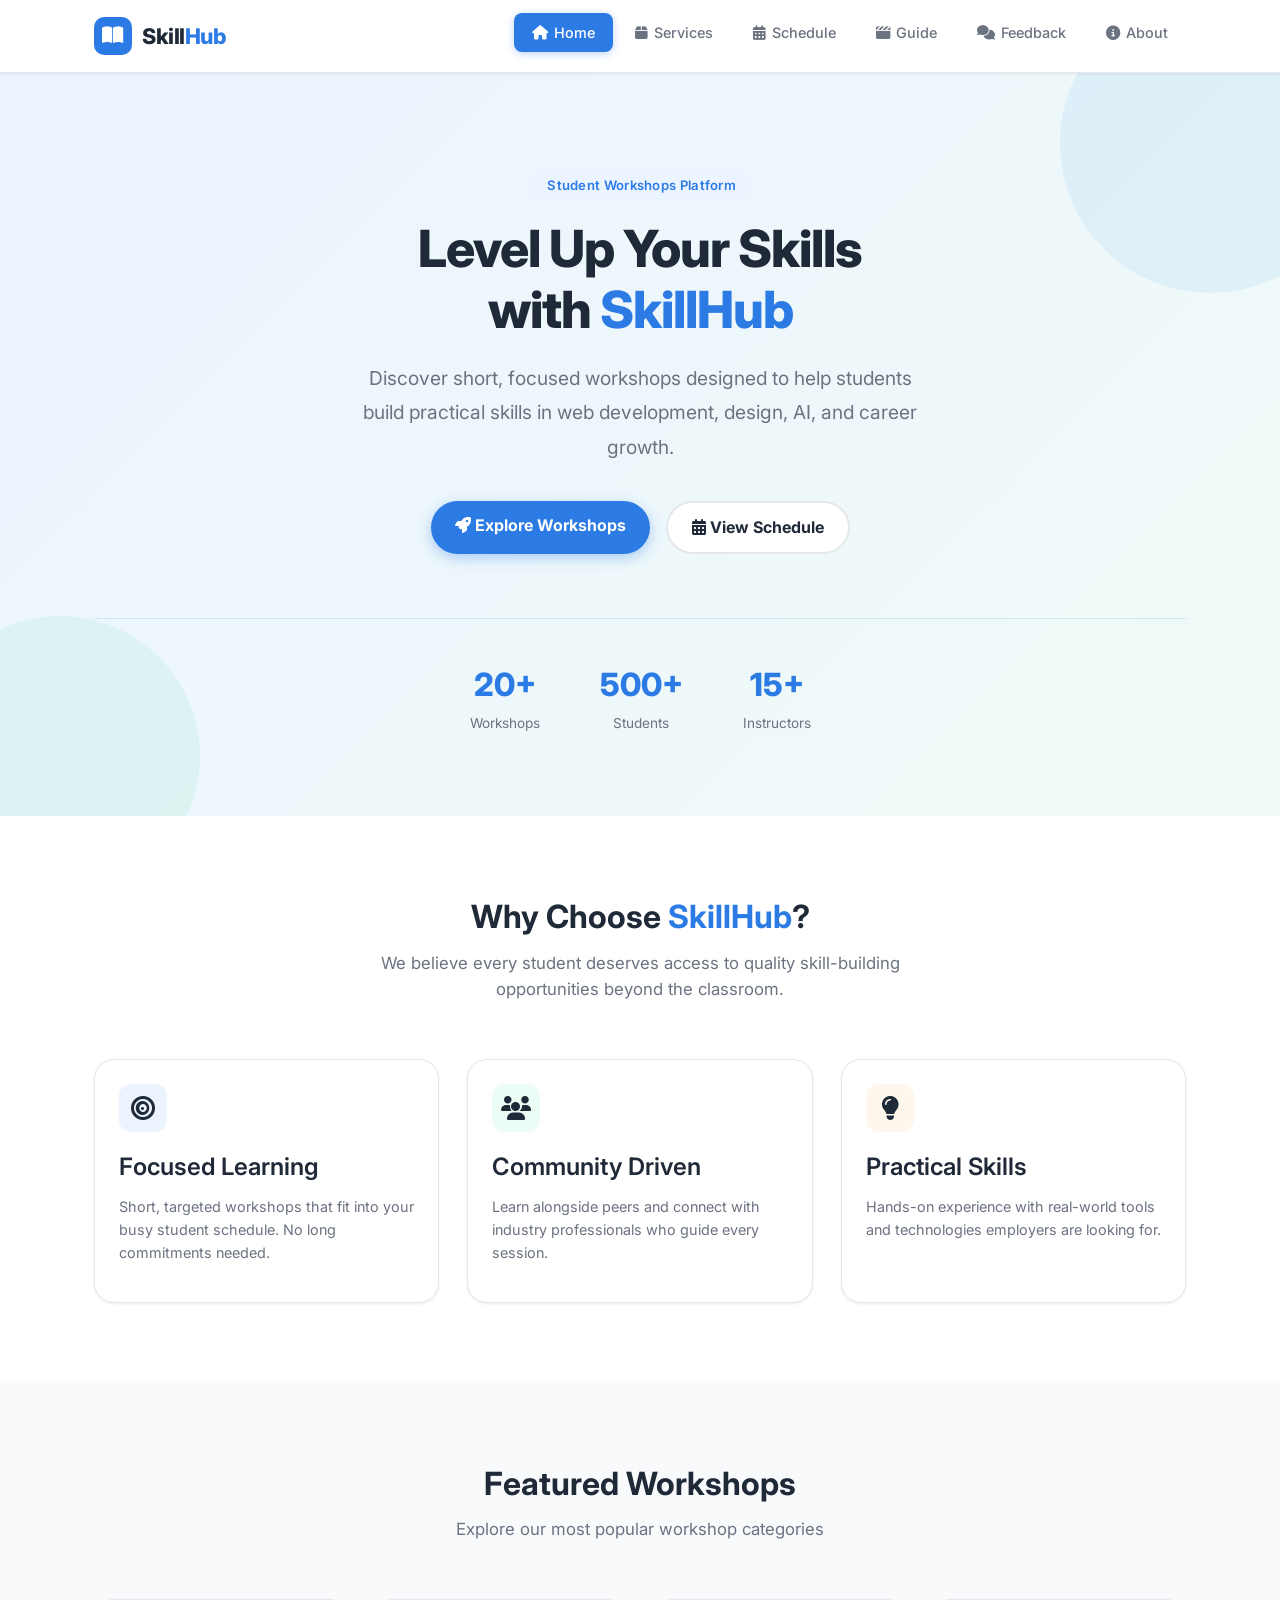
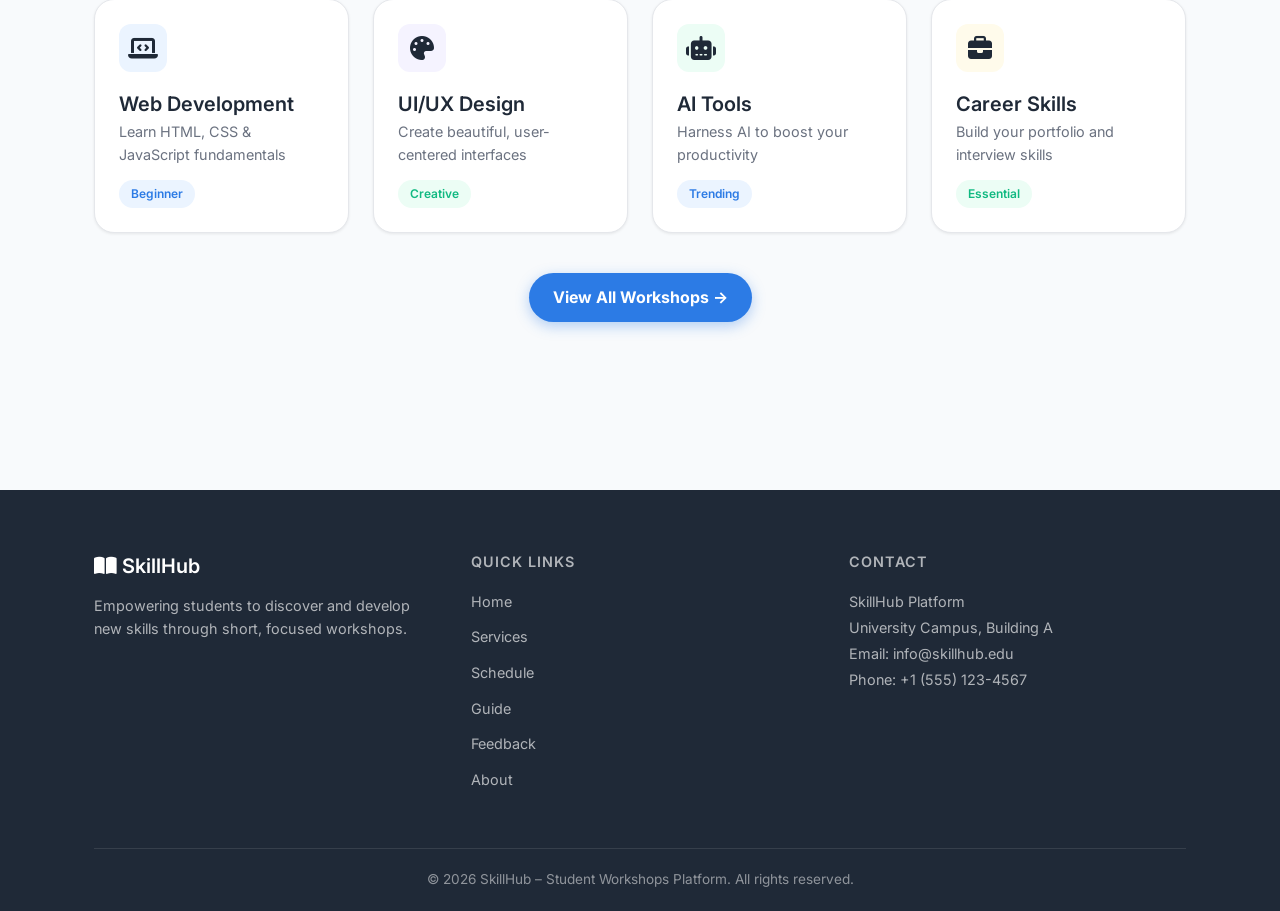
<file: index.html>
<!--
  /* Name=Aseel Musaid Alamri, ID=2108290, Section=DAR, Date=20/3 */
/* Name=Shahenaz Abushanab , ID=2215050, Section=DAR, Date=20/3 */
/* Name=Raghad Abdullah Alzahrani , ID=2206740, Section=DAR, Date=20/3 */
-->
<!doctype html>
<html lang="en">
  <head>
    <meta charset="UTF-8" />
    <meta name="viewport" content="width=device-width, initial-scale=1.0" />
    <title>SkillHub – Student Workshops Platform</title>
    <!-- Font Awesome CDN -->
    <link
      rel="stylesheet"
      href="https://cdnjs.cloudflare.com/ajax/libs/font-awesome/6.5.0/css/all.min.css"
    />
    <link rel="stylesheet" href="global/main.css" />
    <link rel="stylesheet" href="global/print.css" media="print" />
  </head>
  <body>
    <!-- ===== HEADER ===== -->
    <header>
      <div class="container">
        <div id="header-inner">
          <!-- Site logo and name -->
          <a href="index.html" id="site-logo">
            <div id="logo-icon"><i class="fa-solid fa-book-open"></i></div>
            <span id="site-name">Skill<span>Hub</span></span>
          </a>

          <!-- Navigation menu -->
          <nav id="main-nav" aria-label="Main navigation">
            <ul>
              <li>
                <a href="index.html"><i class="fa-solid fa-house"></i> Home</a>
              </li>
              <li>
                <a href="pages/services.html"
                  ><i class="fa-solid fa-box"></i> Services</a
                >
              </li>
              <li>
                <a href="pages/schedule.html"
                  ><i class="fa-solid fa-calendar-days"></i> Schedule</a
                >
              </li>
              <li>
                <a href="pages/video.html"
                  ><i class="fa-solid fa-clapperboard"></i> Guide</a
                >
              </li>
              <li>
                <a href="pages/feedback.html"
                  ><i class="fa-solid fa-comments"></i> Feedback</a
                >
              </li>
              <li>
                <a href="pages/about.html"
                  ><i class="fa-solid fa-circle-info"></i> About</a
                >
              </li>
            </ul>
          </nav>

          <!-- Menu buttons -->
          <button id="menu-toggle" aria-label="Toggle menu">
            <i class="fa-solid fa-bars"></i>
          </button>
        </div>
      </div>
    </header>

    <!-- ===== HERO SECTION ===== -->
    <section id="home-hero">
      <div class="container">
        <div id="hero-content">
          <div class="badge">
            <i class="fa-solid fa-sparkles"></i> Student Workshops Platform
          </div>

          <h1 id="hero-title">
            Level Up Your Skills<br />with
            <span class="highlight">SkillHub</span>
          </h1>

          <p id="hero-subtitle">
            Discover short, focused workshops designed to help students build
            practical skills in web development, design, AI, and career growth.
          </p>

          <div id="hero-actions">
            <a href="pages/services.html" class="btn btn-primary"
              ><i class="fa-solid fa-rocket"></i> Explore Workshops</a
            >
            <a href="pages/schedule.html" class="btn btn-outline"
              ><i class="fa-solid fa-calendar-days"></i> View Schedule</a
            >
          </div>

          <!-- 
            This block displays quick website statistics in the hero section.
            It shows summary numbers about the available workshops, participating
            students, and instructors to give users a fast overview of the platform.
          -->
          <div id="hero-stats">
            <div class="stat-item">
              <span class="stat-number">20+</span>
              <span class="stat-label">Workshops</span>
            </div>
            <div class="stat-item">
              <span class="stat-number">500+</span>
              <span class="stat-label">Students</span>
            </div>
            <div class="stat-item">
              <span class="stat-number">15+</span>
              <span class="stat-label">Instructors</span>
            </div>
          </div>
        </div>
      </div>
    </section>

    <!-- ===== PURPOSE SECTION ===== -->
    <section class="section-alt">
      <div class="container">
        <div class="section-header">
          <h2>
            Why Choose <span class="text-primary">SkillHub</span>?  <!-- highlights the website name using the main theme color -->
          </h2>
          <p>
            We believe every student deserves access to quality skill-building
            opportunities beyond the classroom.
          </p>
        </div>

        <div class="grid-3">
         <div class="card">
          <div class="card-body">
            <div class="card-icon card-icon-focus">
              <i class="fa-solid fa-bullseye"></i>
            </div>
            <h3>Focused Learning</h3>
            <p>
              Short, targeted workshops that fit into your busy student
              schedule. No long commitments needed.
            </p>
          </div>
        </div>

          <div class="card">
            <div class="card-body">
              <div class="card-icon card-icon-community"> <!-- shows the card icon with a light background style -->
                <i class="fa-solid fa-users"></i>
              </div>
              <h3>Community Driven</h3>
              <p>
                Learn alongside peers and connect with industry professionals
                who guide every session.
              </p>
            </div>
          </div>

          <div class="card">
            <div class="card-body">
              <div class="card-icon card-icon-ideas"> <!-- shows the card icon with a light background style -->
              <i class="fa-solid fa-lightbulb"></i>
            </div>
              <h3>Practical Skills</h3>
              <p>
                Hands-on experience with real-world tools and technologies
                employers are looking for.
              </p>
            </div>
          </div>
        </div>
      </div>
    </section>

    <!-- ===== FEATURED WORKSHOPS ===== -->
    <section class="section">
      <div class="container">
        <div class="section-header">
          <h2>Featured Workshops</h2>
          <p>Explore our most popular workshop categories</p>
        </div>

        <div class="grid-4">
          <div class="card">
            <div class="card-body">
             <div class="card-icon card-icon-blue"> <!-- shows the card icon with a light blue background style -->
              <i class="fa-solid fa-laptop-code"></i>
            </div>
              <h4>Web Development</h4>
              <p>Learn HTML, CSS & JavaScript fundamentals</p>
              <div class="card-tags">
                <span class="tag tag-primary">Beginner</span>
              </div>
            </div>
          </div>

          <div class="card">
            <div class="card-body">
              <div class="card-icon card-icon-purple"> <!-- shows the card icon with a light purple background style -->
                <i class="fa-solid fa-palette"></i>
              </div>
              <h4>UI/UX Design</h4>
              <p>Create beautiful, user-centered interfaces</p>
              <div class="card-tags">
                <span class="tag tag-secondary">Creative</span>
              </div>
            </div>
          </div>

          <div class="card">
            <div class="card-body">
              <div class="card-icon card-icon-green"> 
                <i class="fa-solid fa-robot"></i>
              </div>
              <h4>AI Tools</h4>
              <p>Harness AI to boost your productivity</p>
              <div class="card-tags">
                <span class="tag tag-primary">Trending</span>
              </div>
            </div>
          </div>

          <div class="card">
            <div class="card-body">
              <div class="card-icon card-icon-yellow"> <!-- shows the card icon with a light yellow background style -->
                <i class="fa-solid fa-briefcase"></i>
              </div>
              <h4>Career Skills</h4>
              <p>Build your portfolio and interview skills</p>
              <div class="card-tags">
                <span class="tag tag-secondary">Essential</span>
              </div>
            </div>
          </div>
        </div>

        <div style="text-align: center; margin-top: 40px">
          <a href="pages/services.html" class="btn btn-primary"
            >View All Workshops →</a
          >
        </div>
      </div>
    </section>

    <!-- ===== FOOTER ===== -->
    <footer>
      <div class="container">
        <div id="footer-grid">
          <div id="footer-brand">
            <h3><i class="fa-solid fa-book-open"></i> SkillHub</h3>
            <p>
              Empowering students to discover and develop new skills through
              short, focused workshops.
            </p>
          </div>

          <div id="footer-links">
            <p class="footer-heading">Quick Links</p>
            <ul>
              <li><a href="index.html">Home</a></li>
              <li><a href="pages/services.html">Services</a></li>
              <li><a href="pages/schedule.html">Schedule</a></li>
              <li><a href="pages/video.html">Guide</a></li>
              <li><a href="pages/feedback.html">Feedback</a></li>
              <li><a href="pages/about.html">About</a></li>
            </ul>
          </div>

          <div id="footer-contact">
            <p class="footer-heading">Contact</p>
            <address>
              SkillHub Platform<br />
              University Campus, Building A<br />
              Email: info@skillhub.edu<br />
              Phone: +1 (555) 123-4567
            </address>
          </div>
        </div>
      </div>

      <div id="footer-copyright">
        &copy; 2026 SkillHub – Student Workshops Platform. All rights reserved.
      </div>
    </footer>

    <script src="scripts/main.js"></script>
  </body>
</html>
</file>
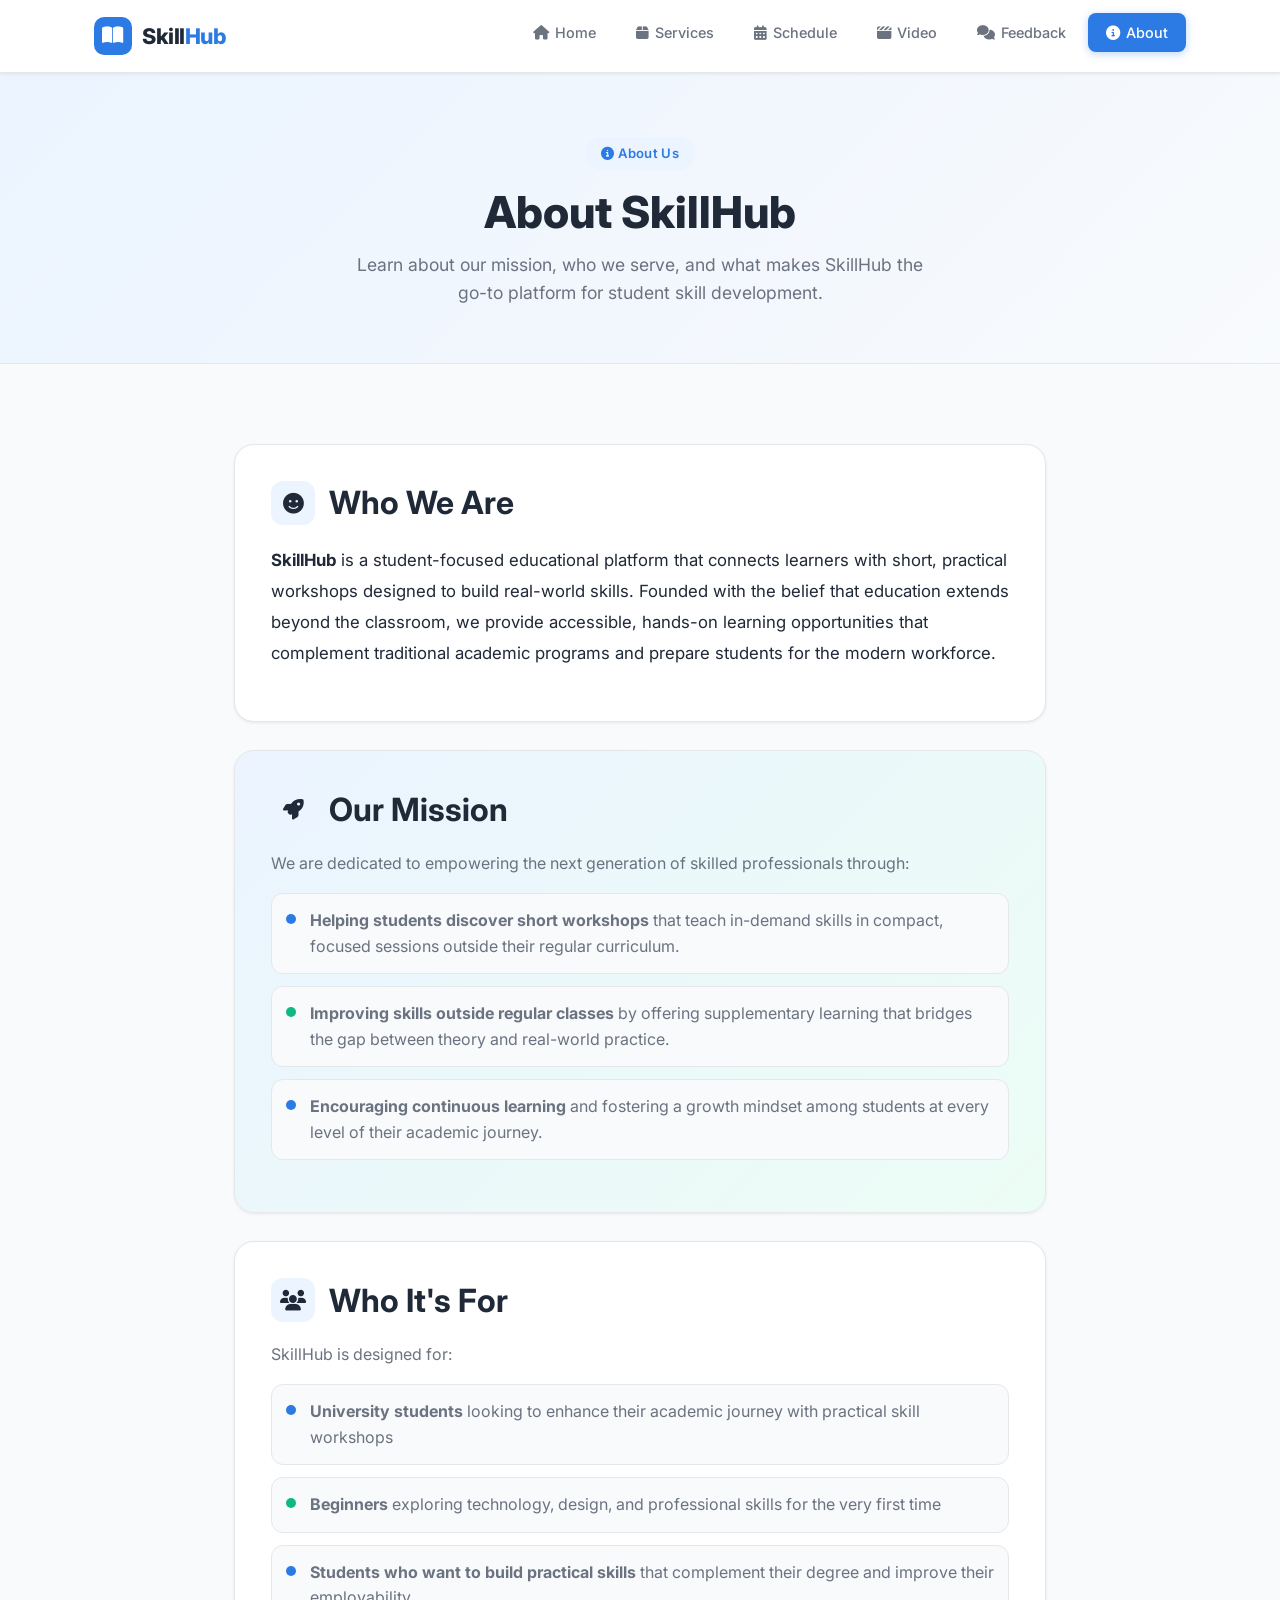
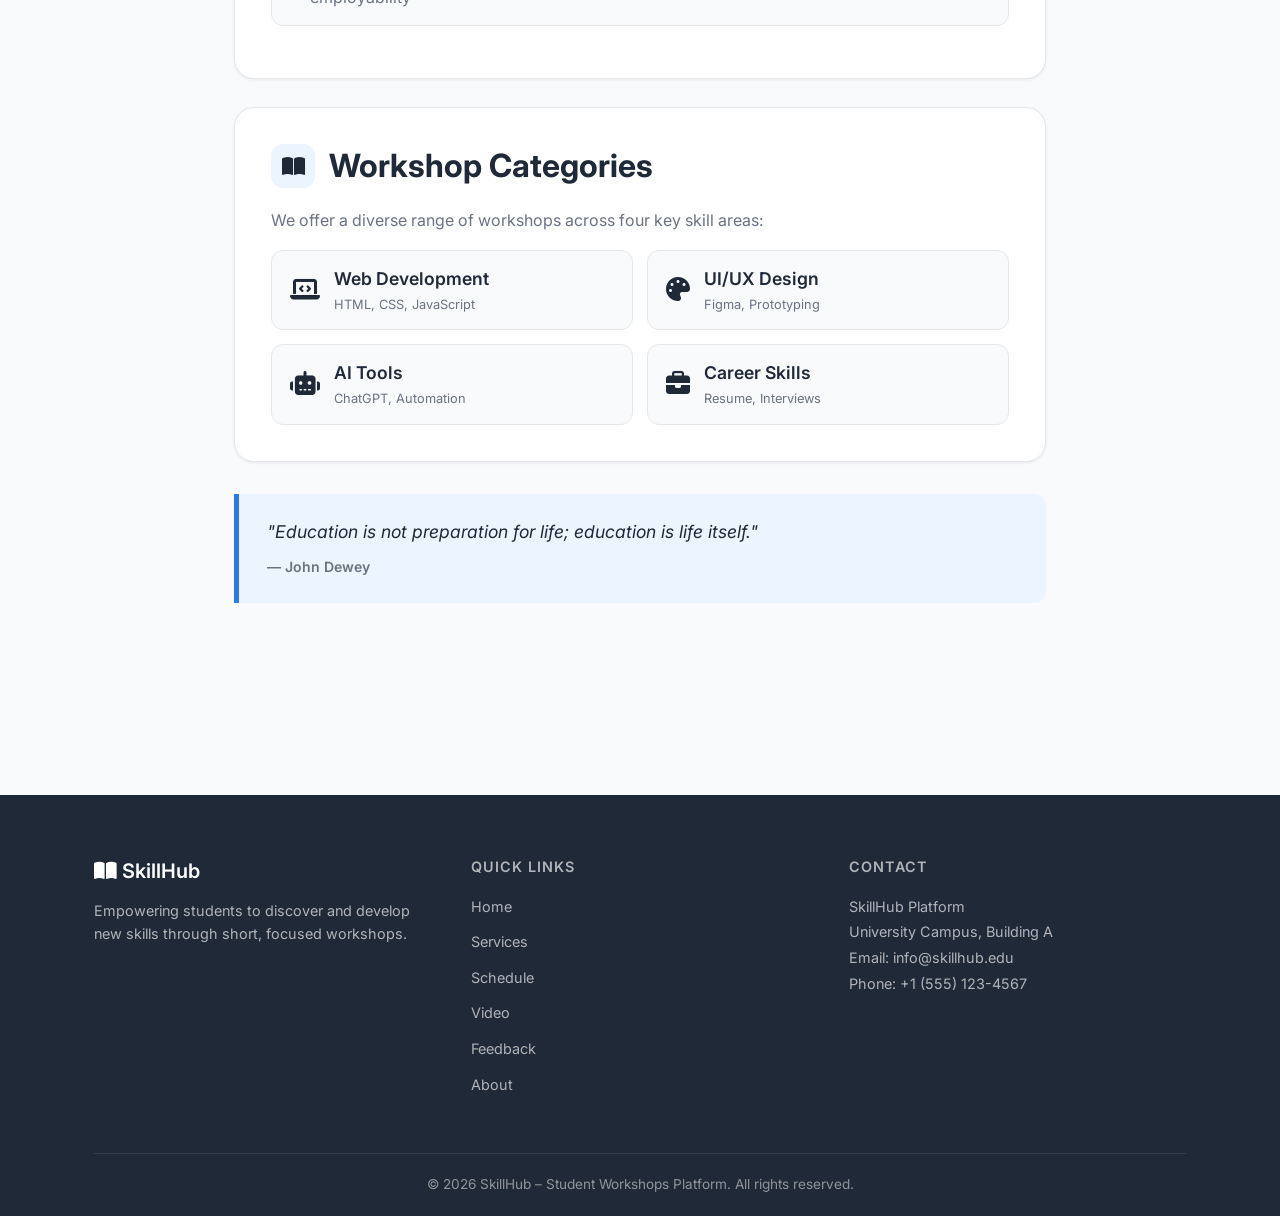
<file: pages/about.html>
<!--
  /* Name=Aseel Musaid Alamri, ID=2108290, Section=DAR, Date=20/3 */
/* Name=Shahenaz Abushanab , ID=2215050, Section=DAR, Date=20/3 */
/* Name=Raghad Abdullah Alzahrani , ID=2206740, Section=DAR, Date=20/3 */
-->
<!DOCTYPE html>
<html lang="en">
<head>
  <meta charset="UTF-8" />
  <meta name="viewport" content="width=device-width, initial-scale=1.0" />
  <title>About – SkillHub</title>
  <!-- Font Awesome CDN -->
  <link rel="stylesheet" href="https://cdnjs.cloudflare.com/ajax/libs/font-awesome/6.5.0/css/all.min.css" />
  <link rel="stylesheet" href="../global/main.css" />
  <link rel="stylesheet" href="../global/print.css" media="print" />
</head>
<body>

  <!-- ===== HEADER ===== -->
  <header>
    <div class="container">
      <div id="header-inner">
        <a href="../index.html" id="site-logo">
          <div id="logo-icon"><i class="fa-solid fa-book-open"></i></div>
          <span id="site-name">Skill<span>Hub</span></span>
        </a>
        <nav id="main-nav" aria-label="Main navigation">
          <ul>
            <li><a href="../index.html"><i class="fa-solid fa-house"></i> Home</a></li>
            <li><a href="services.html"><i class="fa-solid fa-box"></i> Services</a></li>
            <li><a href="schedule.html"><i class="fa-solid fa-calendar-days"></i> Schedule</a></li>
            <li><a href="video.html"><i class="fa-solid fa-clapperboard"></i> Video</a></li>
            <li><a href="feedback.html"><i class="fa-solid fa-comments"></i> Feedback</a></li>
            <li><a href="about.html"><i class="fa-solid fa-circle-info"></i> About</a></li>
          </ul>
        </nav>
        <button id="menu-toggle" aria-label="Toggle menu"><i class="fa-solid fa-bars"></i></button>
      </div>
    </div>
  </header>

  <!-- ===== PAGE HERO ===== -->
  <div class="page-hero">
    <div class="container">
      <div class="badge"><i class="fa-solid fa-circle-info"></i> About Us</div>
      <h1>About SkillHub</h1>
      <p>Learn about our mission, who we serve, and what makes SkillHub the go-to platform for student skill development.</p>
    </div>
  </div>

  <!-- ===== ABOUT CONTENT ===== -->
  <section class="section">
    <div class="container" style="max-width:860px;">

      <div class="info-card">
        <div class="info-card-header">
          <div class="info-icon"><i class="fa-solid fa-face-smile"></i></div>
          <h2>Who We Are</h2>
        </div>
        <p style="font-size:1.05rem; line-height:1.85; color:var(--text);">
          <strong>SkillHub</strong> is a student-focused educational platform that connects learners with short, practical workshops designed to build real-world skills.
          Founded with the belief that education extends beyond the classroom, we provide accessible, hands-on learning opportunities that complement traditional academic programs and prepare students for the modern workforce.
        </p>
      </div>

      <!-- 
      This block presents the mission of the platform in a highlighted information card.
      It explains the main goals of the website, which are helping students find short workshops,
      improve their practical skills, and support continuous learning.
      -->
      <div class="info-card" style="background:linear-gradient(135deg,#EBF4FF,#ECFDF5);">
        <div class="info-card-header">
          <div class="info-icon"><i class="fa-solid fa-rocket"></i></div>
          <h2>Our Mission</h2>
        </div>
        <p>We are dedicated to empowering the next generation of skilled professionals through:</p>

        <ul class="mission-list">
          <li>
            <div class="bullet"></div>
            <p style="margin:0;">
              <strong>Helping students discover short workshops</strong> that teach in-demand skills in compact, focused sessions outside their regular curriculum.
            </p>
          </li>
          <li>
            <div class="bullet" style="background:var(--secondary);"></div>
            <p style="margin:0;">
              <strong>Improving skills outside regular classes</strong> by offering supplementary learning that bridges the gap between theory and real-world practice.
            </p>
          </li>
          <li>
            <div class="bullet"></div>
            <p style="margin:0;">
              <strong>Encouraging continuous learning</strong> and fostering a growth mindset among students at every level of their academic journey.
            </p>
          </li>
        </ul>
      </div>

      <div class="info-card">
        <div class="info-card-header">
          <div class="info-icon"><i class="fa-solid fa-users"></i></div>
          <h2>Who It's For</h2>
        </div>
        <p>SkillHub is designed for:</p>

        <ul class="mission-list">
          <li>
            <div class="bullet"></div>
            <p style="margin:0;">
              <span class="bold">University students</span> looking to enhance their academic journey with practical skill workshops
            </p>
          </li>
          <li>
            <div class="bullet" style="background:var(--secondary);"></div>
            <p style="margin:0;">
              <span class="bold">Beginners</span> exploring technology, design, and professional skills for the very first time
            </p>
          </li>
          <li>
            <div class="bullet"></div>
            <p style="margin:0;">
              <span class="bold">Students who want to build practical skills</span> that complement their degree and improve their employability
            </p>
          </li>
        </ul>
      </div>

      <!-- 
      This block introduces the main workshop categories available on the platform.
      It groups the offered workshops into four skill areas to help users quickly
      understand the types of topics they can explore and learn.
    -->
      <div class="info-card">
        <div class="info-card-header">
          <div class="info-icon"><i class="fa-solid fa-book-open"></i></div>
          <h2>Workshop Categories</h2>
        </div>
        <p>We offer a diverse range of workshops across four key skill areas:</p>

        <div class="category-grid">
          <div class="category-item">
            <div style="font-size:1.5rem;"><i class="fa-solid fa-laptop-code"></i></div>
            <div>
              <h5 style="margin-bottom:2px;">Web Development</h5>
              <p style="font-size:0.8rem; margin:0;">HTML, CSS, JavaScript</p>
            </div>
          </div>
          <div class="category-item">
            <div style="font-size:1.5rem;"><i class="fa-solid fa-palette"></i></div>
            <div>
              <h5 style="margin-bottom:2px;">UI/UX Design</h5>
              <p style="font-size:0.8rem; margin:0;">Figma, Prototyping</p>
            </div>
          </div>
          <div class="category-item">
            <div style="font-size:1.5rem;"><i class="fa-solid fa-robot"></i></div>
            <div>
              <h5 style="margin-bottom:2px;">AI Tools</h5>
              <p style="font-size:0.8rem; margin:0;">ChatGPT, Automation</p>
            </div>
          </div>
          <div class="category-item">
            <div style="font-size:1.5rem;"><i class="fa-solid fa-briefcase"></i></div>
            <div>
              <h5 style="margin-bottom:2px;">Career Skills</h5>
              <p style="font-size:0.8rem; margin:0;">Resume, Interviews</p>
            </div>
          </div>
        </div>
      </div>

      <blockquote>
        "Education is not preparation for life; education is life itself."
        <cite>— John Dewey</cite>
      </blockquote>

    </div>
  </section>

  <!-- ===== FOOTER ===== -->
  <footer>
    <div class="container">
      <div id="footer-grid">
        <div id="footer-brand">
          <h3><i class="fa-solid fa-book-open"></i> SkillHub</h3>
          <p>Empowering students to discover and develop new skills through short, focused workshops.</p>
        </div>
        <div id="footer-links">
          <p class="footer-heading">Quick Links</p>
          <ul>
            <li><a href="../index.html">Home</a></li>
            <li><a href="services.html">Services</a></li>
            <li><a href="schedule.html">Schedule</a></li>
            <li><a href="video.html">Video</a></li>
            <li><a href="feedback.html">Feedback</a></li>
            <li><a href="about.html">About</a></li>
          </ul>
        </div>
        <div id="footer-contact">
          <p class="footer-heading">Contact</p>
          <address>
            SkillHub Platform<br />
            University Campus, Building A<br />
            Email: info@skillhub.edu<br />
            Phone: +1 (555) 123-4567
          </address>
        </div>
      </div>
    </div>
    <div id="footer-copyright">
      &copy; 2026 SkillHub – Student Workshops Platform. All rights reserved.
    </div>
  </footer>

  <script src="../scripts/main.js"></script>
</body>
</html>
</file>
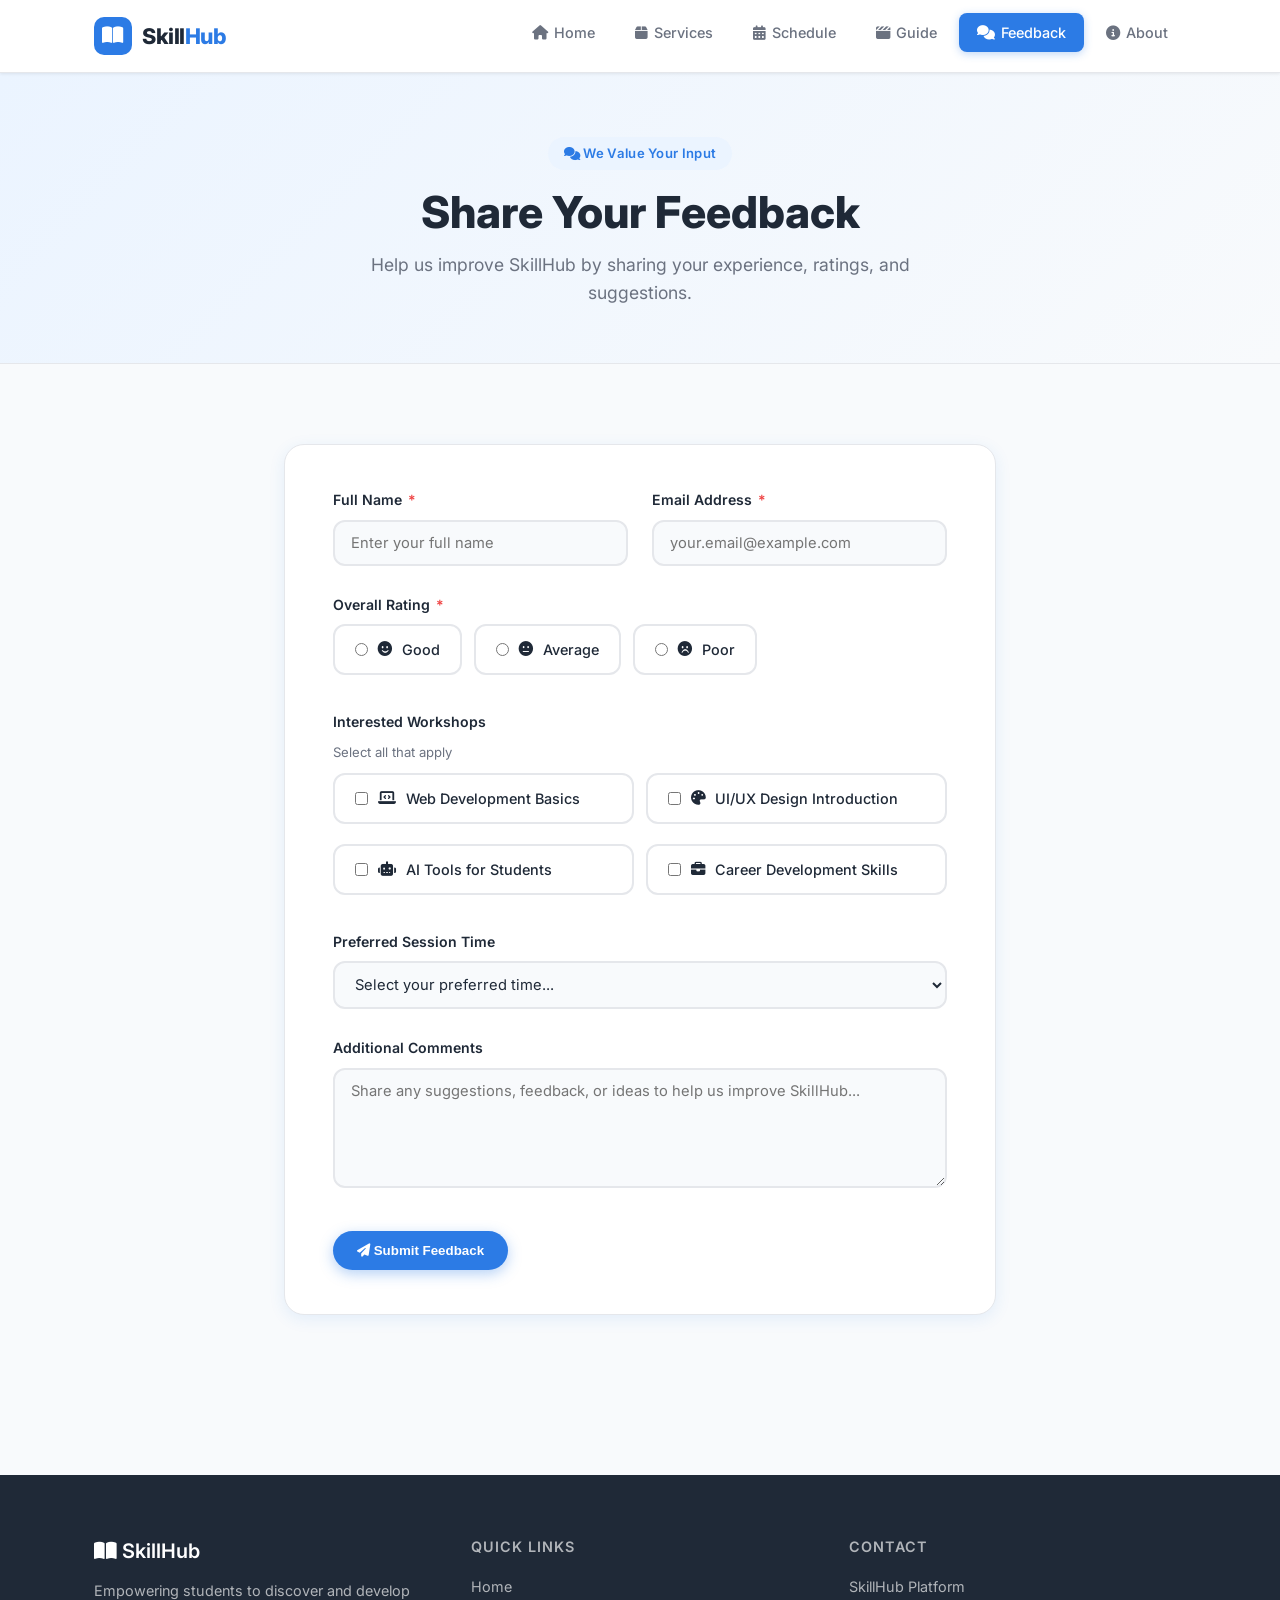
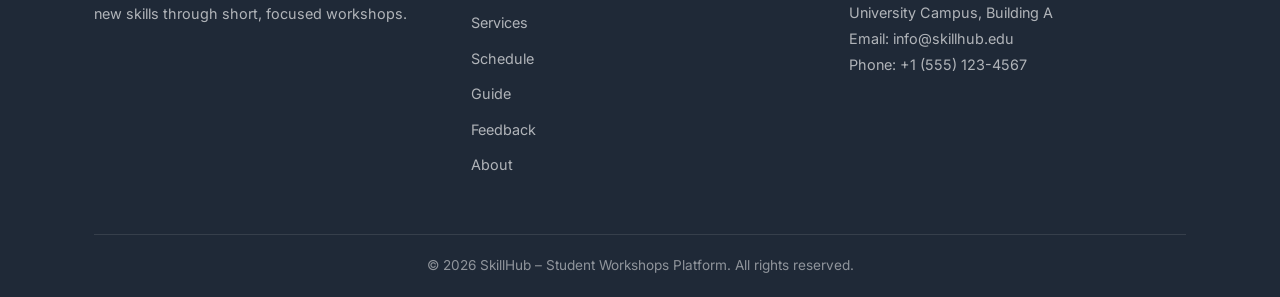
<file: pages/feedback.html>
<!--
/* Name=Aseel Musaid Alamri, ID=2108290, Section=DAR, Date=20/3 */
/* Name=Shahenaz Abushanab , ID=2215050, Section=DAR, Date=20/3 */
/* Name=Raghad Abdullah Alzahrani , ID=2206740, Section=DAR, Date=20/3 */
-->
<!doctype html>
<html lang="en">
  <head>
    <meta charset="UTF-8" />
    <meta name="viewport" content="width=device-width, initial-scale=1.0" />
    <title>Feedback – SkillHub</title>
    <!-- Font Awesome CDN -->
    <link
      rel="stylesheet"
      href="https://cdnjs.cloudflare.com/ajax/libs/font-awesome/6.5.0/css/all.min.css"
    />
    <link rel="stylesheet" href="../global/main.css" />
    <link rel="stylesheet" href="../global/print.css" media="print" />
  </head>
  <body>
    <!-- ===== HEADER ===== -->
    <header>
      <div class="container">
        <div id="header-inner">
          <a href="../index.html" id="site-logo">
            <div id="logo-icon"><i class="fa-solid fa-book-open"></i></div>
            <span id="site-name">Skill<span>Hub</span></span>
          </a>
          <nav id="main-nav" aria-label="Main navigation">
            <ul>
              <li>
                <a href="../index.html"
                  ><i class="fa-solid fa-house"></i> Home</a
                >
              </li>
              <li>
                <a href="services.html"
                  ><i class="fa-solid fa-box"></i> Services</a
                >
              </li>
              <li>
                <a href="schedule.html"
                  ><i class="fa-solid fa-calendar-days"></i> Schedule</a
                >
              </li>
              <li>
                <a href="video.html"
                  ><i class="fa-solid fa-clapperboard"></i> Guide</a
                >
              </li>
              <li>
                <a href="feedback.html"
                  ><i class="fa-solid fa-comments"></i> Feedback</a
                >
              </li>
              <li>
                <a href="about.html"
                  ><i class="fa-solid fa-circle-info"></i> About</a
                >
              </li>
            </ul>
          </nav>
          <button id="menu-toggle" aria-label="Toggle menu">
            <i class="fa-solid fa-bars"></i>
          </button>
        </div>
      </div>
    </header>

    <!-- ===== PAGE HERO ===== -->
    <div class="page-hero">
      <div class="container">
        <div class="badge">
          <i class="fa-solid fa-comments"></i> We Value Your Input
        </div>
        <h1>Share Your Feedback</h1>
        <p>
          Help us improve SkillHub by sharing your experience, ratings, and
          suggestions.
        </p>
      </div>
    </div>

    <!-- ===== FEEDBACK FORM ===== -->
    <section class="section">
      <div class="container" style="max-width: 760px">
        <!-- 
        This block starts the feedback form and contains the user’s basic contact inputs.
        It collects the full name and email address, marks them as required fields,
        and includes placeholder error messages that can be shown during validation.
      -->
        <form id="feedback-form" class="form-card" novalidate>
          <div class="form-row">
            <div class="form-group">
              <label for="name"
                >Full Name <span class="required">*</span></label
              >
              <input
                type="text"
                id="name"
                name="name"
                placeholder="Enter your full name"
                autocomplete="name"
              />
              <span class="error-msg" id="name-error"
                >Please enter your full name.</span
              >
            </div>

            <div class="form-group">
              <label for="email"
                >Email Address <span class="required">*</span></label
              >
              <input
                type="email"
                id="email"
                name="email"
                placeholder="your.email@example.com"
                autocomplete="email"
              />
              <span class="error-msg" id="email-error"
                >Please enter a valid email.</span
              >
            </div>
          </div>

          <!-- 
          This block continues the feedback form by collecting the user’s overall rating
          and workshop interests. It provides radio buttons for selecting one required
          rating option and checkboxes for choosing one or more workshop categories of interest.
        -->
          <div class="form-group">
            <label>Overall Rating <span class="required">*</span></label>
            <div class="radio-group">
              <label class="radio-label rating-good">
                <input type="radio" name="rating" value="Good" />
                <i class="fa-solid fa-face-smile"></i> Good
              </label>

              <label class="radio-label rating-average">
                <input type="radio" name="rating" value="Average" />
                <i class="fa-solid fa-face-meh"></i> Average
              </label>

              <label class="radio-label rating-poor">
                <input type="radio" name="rating" value="Poor" />
                <i class="fa-solid fa-face-frown"></i> Poor
              </label>
            </div>
            <span class="error-msg" id="rating-error">Please select a rating.</span>
          </div>

          <div class="form-group">
            <label>Interested Workshops</label>
            <p style="font-size: 0.82rem; margin-bottom: 10px">
              Select all that apply
            </p>
            <div class="checkbox-grid">
              <label class="checkbox-label">
                <input type="checkbox" name="workshops" value="web-dev" />
                <i class="fa-solid fa-laptop-code"></i> Web Development Basics
              </label>
              <label class="checkbox-label">
                <input type="checkbox" name="workshops" value="ui-ux" />
                <i class="fa-solid fa-palette"></i> UI/UX Design Introduction
              </label>
              <label class="checkbox-label">
                <input type="checkbox" name="workshops" value="ai-tools" />
                <i class="fa-solid fa-robot"></i> AI Tools for Students
              </label>
              <label class="checkbox-label">
                <input type="checkbox" name="workshops" value="career" />
                <i class="fa-solid fa-briefcase"></i> Career Development Skills
              </label>
            </div>
          </div>

          <!-- 
          The block completes the feedback form with optional user input fields and the submit button.
          It allows the user to choose a preferred session time, write additional comments, and then
          submit the form to send their feedback.
        -->
          <div class="form-group">
            <label for="preference">Preferred Session Time</label>
            <select id="preference" name="preference">
              <option value="">Select your preferred time...</option>
              <option value="morning">Morning Sessions (9 AM – 12 PM)</option>
              <option value="afternoon">
                Afternoon Sessions (1 PM – 4 PM)
              </option>
              <option value="evening">Evening Sessions (5 PM – 8 PM)</option>
              <option value="weekend">Weekend Sessions Only</option>
              <option value="no-pref">No Preference</option>
            </select>
          </div>

          <div class="form-group">
            <label for="comments">Additional Comments</label>
            <textarea
              id="comments"
              name="comments"
              placeholder="Share any suggestions, feedback, or ideas to help us improve SkillHub..."
            ></textarea>
          </div>

          <div style="padding-top: 8px">
            <button type="submit" class="btn btn-primary">
              <i class="fa-solid fa-paper-plane"></i> Submit Feedback
            </button>
          </div>
        </form>

        <div id="success-message">
          <div style="font-size: 3rem; margin-bottom: 16px">
            <i class="fa-solid fa-circle-check"></i>
          </div>
          <h3>Thank You!</h3>
          <p style="color: var(--text-light)">
            Your feedback has been submitted successfully. We appreciate your
            input!
          </p>
        </div>
      </div>
    </section>

    <!-- ===== FOOTER ===== -->
    <footer>
      <div class="container">
        <div id="footer-grid">
          <div id="footer-brand">
            <h3><i class="fa-solid fa-book-open"></i> SkillHub</h3>
            <p>
              Empowering students to discover and develop new skills through
              short, focused workshops.
            </p>
          </div>
          <div id="footer-links">
            <p class="footer-heading">Quick Links</p>
            <ul>
              <li><a href="../index.html">Home</a></li>
              <li><a href="services.html">Services</a></li>
              <li><a href="schedule.html">Schedule</a></li>
              <li><a href="video.html">Guide</a></li>
              <li><a href="feedback.html">Feedback</a></li>
              <li><a href="about.html">About</a></li>
            </ul>
          </div>
          <div id="footer-contact">
            <p class="footer-heading">Contact</p>
            <address>
              SkillHub Platform<br />
              University Campus, Building A<br />
              Email: info@skillhub.edu<br />
              Phone: +1 (555) 123-4567
            </address>
          </div>
        </div>
      </div>
      <div id="footer-copyright">
        &copy; 2026 SkillHub – Student Workshops Platform. All rights reserved.
      </div>
    </footer>

    <script src="../scripts/main.js"></script>
  </body>
</html>
</file>
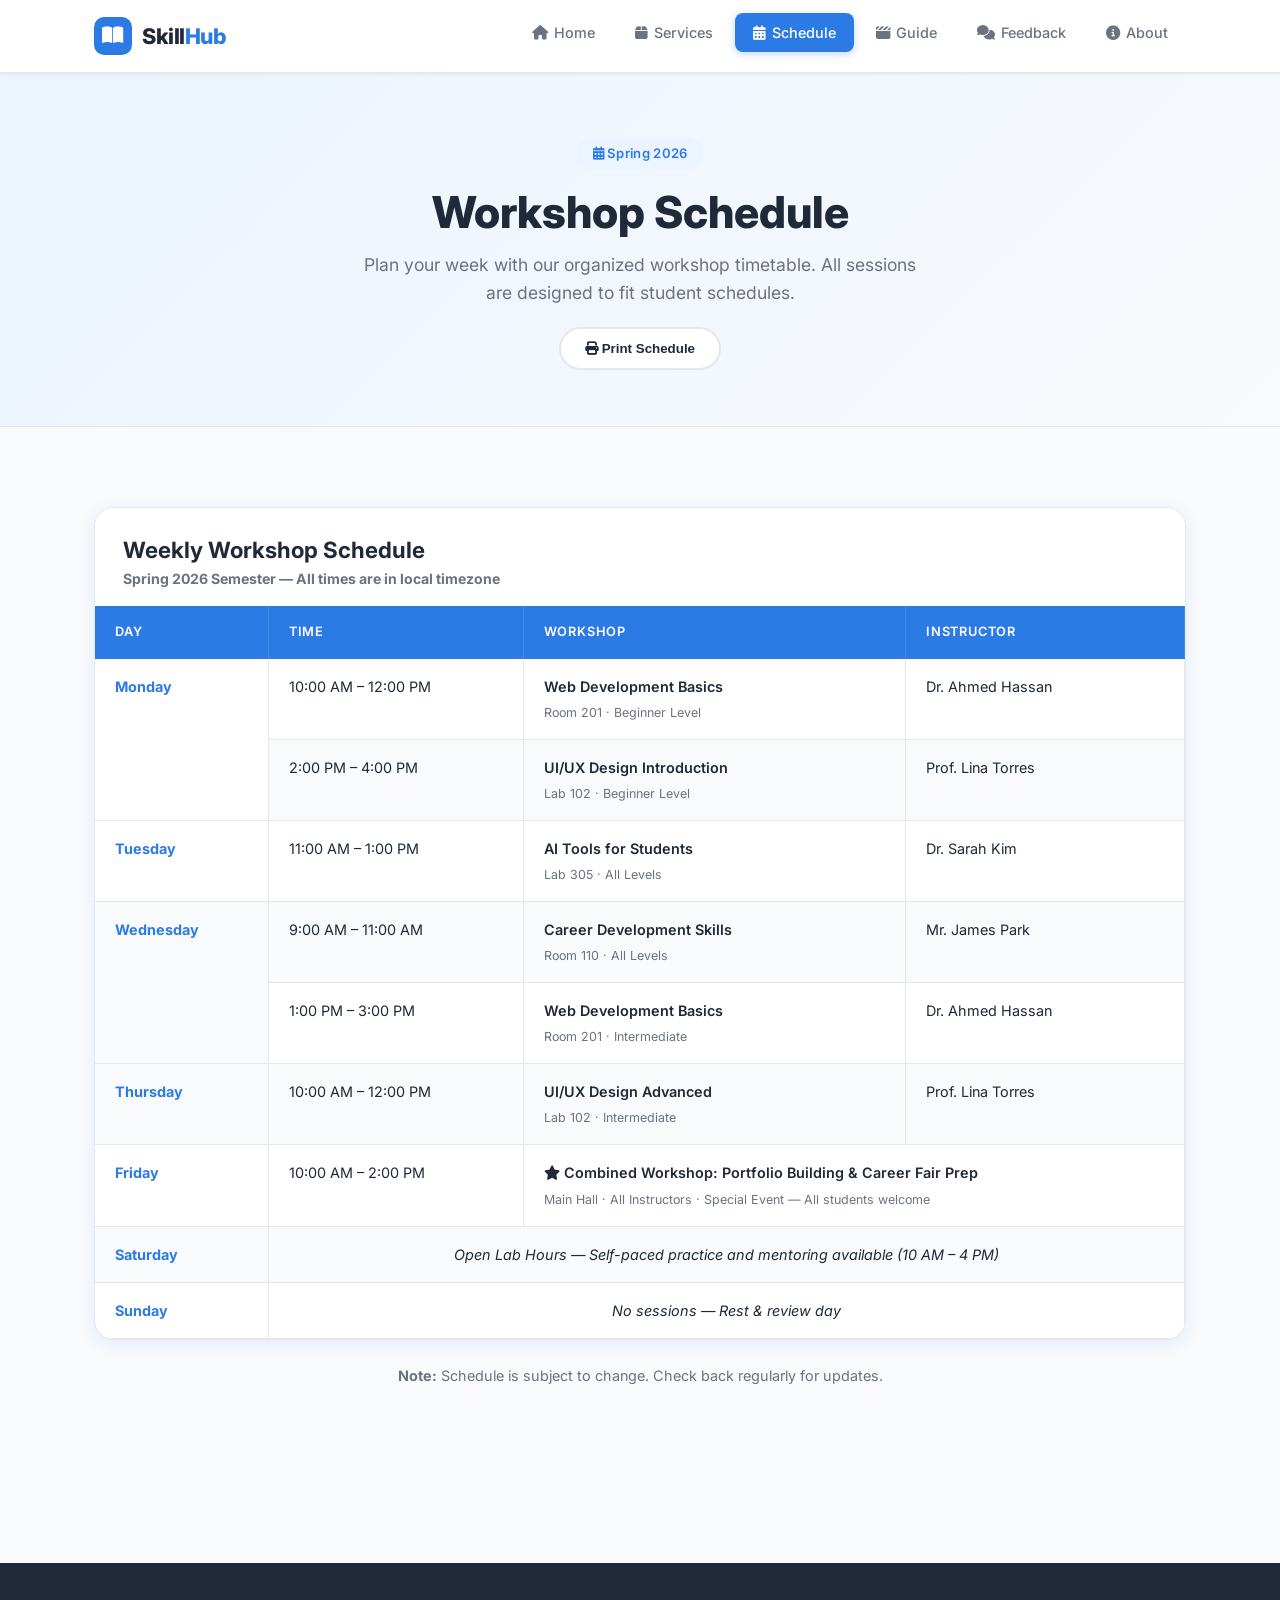
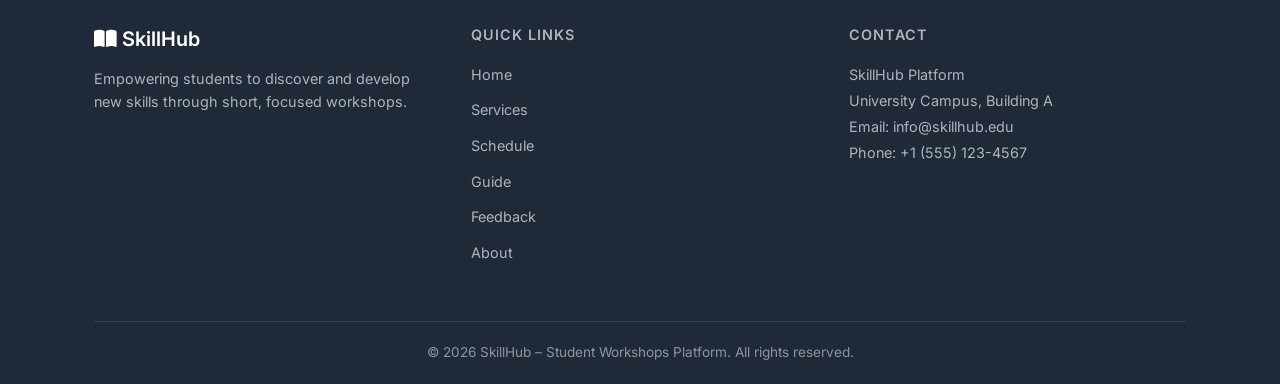
<file: pages/schedule.html>
<!--
 /* Name=Aseel Musaid Alamri, ID=2108290, Section=DAR, Date=20/3 */
/* Name=Shahenaz Abushanab , ID=2215050, Section=DAR, Date=20/3 */
/* Name=Raghad Abdullah Alzahrani , ID=2206740, Section=DAR, Date=20/3 */
-->
<!doctype html>
<html lang="en">
  <head>
    <meta charset="UTF-8" />
    <meta name="viewport" content="width=device-width, initial-scale=1.0" />
    <title>Schedule – SkillHub</title>
    <!-- Font Awesome CDN -->
    <link
      rel="stylesheet"
      href="https://cdnjs.cloudflare.com/ajax/libs/font-awesome/6.5.0/css/all.min.css"
    />
    <link rel="stylesheet" href="../global/main.css" />
    <link rel="stylesheet" href="../global/print.css" media="print" />
  </head>
  <body>
    <!-- ===== HEADER ===== -->
    <header>
      <div class="container">
        <div id="header-inner">
          <a href="../index.html" id="site-logo">
            <div id="logo-icon"><i class="fa-solid fa-book-open"></i></div>
            <span id="site-name">Skill<span>Hub</span></span>
          </a>
          <nav id="main-nav" aria-label="Main navigation">
            <ul>
              <li>
                <a href="../index.html"
                  ><i class="fa-solid fa-house"></i> Home</a
                >
              </li>
              <li>
                <a href="services.html"
                  ><i class="fa-solid fa-box"></i> Services</a
                >
              </li>
              <li>
                <a href="schedule.html"
                  ><i class="fa-solid fa-calendar-days"></i> Schedule</a
                >
              </li>
              <li>
                <a href="video.html"
                  ><i class="fa-solid fa-clapperboard"></i> Guide</a
                >
              </li>
              <li>
                <a href="feedback.html"
                  ><i class="fa-solid fa-comments"></i> Feedback</a
                >
              </li>
              <li>
                <a href="about.html"
                  ><i class="fa-solid fa-circle-info"></i> About</a
                >
              </li>
            </ul>
          </nav>
          <button id="menu-toggle" aria-label="Toggle menu">
            <i class="fa-solid fa-bars"></i>
          </button>
        </div>
      </div>
    </header>

    <!-- ===== PAGE HERO ===== -->
    <div class="page-hero">
      <div class="container">
        <div class="badge">
          <i class="fa-solid fa-calendar-days"></i> Spring 2026
        </div>
        <h1>Workshop Schedule</h1>
        <p>
          Plan your week with our organized workshop timetable. All sessions are
          designed to fit student schedules.
        </p>
        <button
          class="btn btn-outline"
          onclick="window.print()"
          style="margin-top: 20px"
        >
          <i class="fa-solid fa-print"></i> Print Schedule
        </button>
      </div>
    </div>

    <!-- ===== SCHEDULE TABLE ===== -->
    <section class="section">
      <div class="container">
        <div class="table-wrapper">
          <table id="schedule-table">
            <caption>
              Weekly Workshop Schedule
              <p>Spring 2026 Semester — All times are in local timezone</p>
            </caption>

            <!-- 
            This block defines the header row of the schedule table.
            It labels each column clearly so users can understand the
            workshop schedule information shown in the table.
          -->
            <thead>
              <tr>
                <th scope="col">Day</th>
                <th scope="col">Time</th>
                <th scope="col">Workshop</th>
                <th scope="col">Instructor</th>
              </tr>
            </thead>

            <tbody>
              <tr>
                <td rowspan="2" class="day-cell">Monday</td> <!-- rowspan is used because Monday has two workshop sessions -->
                <td>10:00 AM – 12:00 PM</td>
                <td>
                  <span class="workshop-name">Web Development Basics</span>
                  <span class="workshop-meta"
                    >Room 201 &middot; Beginner Level</span
                  >
                </td>
                <td>Dr. Ahmed Hassan</td> <!-- displays the instructor name -->
              </tr>
              <tr>
                <td>2:00 PM – 4:00 PM</td>
                <td>
                  <span class="workshop-name">UI/UX Design Introduction</span>
                  <span class="workshop-meta"
                    >Lab 102 &middot; Beginner Level</span
                  >
                </td>
                <td>Prof. Lina Torres</td>
              </tr>

              <tr>
                <td class="day-cell">Tuesday</td>
                <td>11:00 AM – 1:00 PM</td>
                <td>
                  <span class="workshop-name">AI Tools for Students</span>
                  <span class="workshop-meta">Lab 305 &middot; All Levels</span>
                </td>
                <td>Dr. Sarah Kim</td>
              </tr>

              <tr>
                <td rowspan="2" class="day-cell">Wednesday</td>
                <td>9:00 AM – 11:00 AM</td>
                <td>
                  <span class="workshop-name">Career Development Skills</span>
                  <span class="workshop-meta"
                    >Room 110 &middot; All Levels</span
                  >
                </td>
                <td>Mr. James Park</td>
              </tr>
              <tr>
                <td>1:00 PM – 3:00 PM</td>
                <td>
                  <span class="workshop-name">Web Development Basics</span>
                  <span class="workshop-meta"
                    >Room 201 &middot; Intermediate</span
                  >
                </td>
                <td>Dr. Ahmed Hassan</td> <!-- displays the instructor name -->
              </tr>

              <tr>
                <td class="day-cell">Thursday</td>
                <td>10:00 AM – 12:00 PM</td>
                <td>
                  <span class="workshop-name">UI/UX Design Advanced</span>
                  <span class="workshop-meta"
                    >Lab 102 &middot; Intermediate</span
                  >
                </td>
                <td>Prof. Lina Torres</td> <!-- displays the instructor name -->
              </tr>

              <tr>
                <td class="day-cell">Friday</td>
                <td>10:00 AM – 2:00 PM</td>
                <td colspan="2">
                  <span class="workshop-name"
                    ><i class="fa-solid fa-star"></i> Combined Workshop:
                    Portfolio Building &amp; Career Fair Prep</span
                  >
                  <span class="workshop-meta"
                    >Main Hall &middot; All Instructors &middot; Special Event —
                    All students welcome</span
                  >
                </td>
              </tr>

           <tr>
            <td class="day-cell muted-text">
              Saturday
            </td>
            <td colspan="3" class="schedule-note-cell"> <!-- spans across three columns to show one centered note instead of separate cells -->
              Open Lab Hours — Self-paced practice and mentoring available
              (10 AM – 4 PM)
            </td>
          </tr>

             <tr>
              <td class="day-cell muted-text">
                Sunday
              </td>
              <td colspan="3" class="schedule-note-cell">
                No sessions — Rest &amp; review day
              </td>
            </tr>
            </tbody>
          </table>
        </div>

        <p class="schedule-note">
          <strong>Note:</strong> Schedule is subject to change. Check back
          regularly for updates.
        </p>
      </div>
    </section>

    <!-- ===== FOOTER ===== -->
    <footer>
      <div class="container">
        <div id="footer-grid">
          <div id="footer-brand">
            <h3><i class="fa-solid fa-book-open"></i> SkillHub</h3>
            <p>
              Empowering students to discover and develop new skills through
              short, focused workshops.
            </p>
          </div>
          <div id="footer-links">
            <p class="footer-heading">Quick Links</p>
            <ul>
              <li><a href="../index.html">Home</a></li>
              <li><a href="services.html">Services</a></li>
              <li><a href="schedule.html">Schedule</a></li>
              <li><a href="video.html">Guide</a></li>
              <li><a href="feedback.html">Feedback</a></li>
              <li><a href="about.html">About</a></li>
            </ul>
          </div>
          <div id="footer-contact">
            <p class="footer-heading">Contact</p>
            <address>
              SkillHub Platform<br />
              University Campus, Building A<br />
              Email: info@skillhub.edu<br />
              Phone: +1 (555) 123-4567
            </address>
          </div>
        </div>
      </div>
      <div id="footer-copyright">
        &copy; 2026 SkillHub – Student Workshops Platform. All rights reserved.
      </div>
    </footer>

    <script src="../scripts/main.js"></script>
  </body>
</html>
</file>
<file: global/main.css>
/* Name=Aseel Musaid Alamri, ID=2108290, Section=DAR, Date=20/3 */
/* Name=Shahenaz Abushanab , ID=2215050, Section=DAR, Date=20/3 */
/* Name=Raghad Abdullah Alzahrani , ID=2206740, Section=DAR, Date=20/3 */


/* Imports the Inter font family from Google Fonts to be used across the website */
@import url('https://fonts.googleapis.com/css2?family=Inter:wght@300;400;500;600;700;800&display=swap');

/* ===== CSS VARIABLES / COLOR PALETTE ===== */
:root {
  --primary:    #2C7BE5;
  --secondary:  #10B981;
  --background: #F8FAFC;
  --text:       #1F2937;
  --text-light: #6B7280;
  --card-bg:    #FFFFFF;
  --border:     #E5E7EB;
  --primary-light: #EBF4FF;
  --secondary-light: #ECFDF5;
  --shadow-sm:  0 1px 3px rgba(0,0,0,0.08);
  --shadow-md:  0 4px 16px rgba(44,123,229,0.10);
  --shadow-lg:  0 8px 32px rgba(44,123,229,0.15);
  --radius:     12px;
  --radius-lg:  20px;
}

/* 
  This section applies the basic reset and default styles of the website.
  It removes the browser’s default spacing, makes element sizing more
  consistent, enables smooth scrolling, and sets the main font, text color,
  background color, and reading size for the page.
*/
/* ===== RESET & BASE STYLES ===== */
*, *::before, *::after {
  box-sizing: border-box; /* includes padding and border inside the element’s total width and height */
  margin: 0;  /* removes the default outer spacing from all elements */
  padding: 0;  /* removes the default inner spacing from all elements */
}

html {
  scroll-behavior: smooth; /* makes anchor link scrolling move smoothly instead of jumping */
}

body {
  font-family: 'Inter', sans-serif;
  background-color: var(--background);
  color: var(--text);
  line-height: 1.6;
  font-size: 16px;
}

/* ===== TYPOGRAPHY ===== */
h1 { font-size: 2.75rem; font-weight: 800; line-height: 1.2; }
h2 { font-size: 2rem;    font-weight: 700; line-height: 1.3; }
h3 { font-size: 1.5rem;  font-weight: 600; }
h4 { font-size: 1.25rem; font-weight: 600; }
h5 { font-size: 1.1rem;  font-weight: 600; }
h6 { font-size: 0.95rem; font-weight: 600; }

p  { margin-bottom: 1rem; color: var(--text-light); }

/* Text formatting utilities */
.bold      { font-weight: 700; }
.italic    { font-style: italic; }
.underline { text-decoration: underline; }

/*
  This section defines the default appearance of common text elements.
  It styles links with the main theme color and hover effect, and sets
  consistent spacing for lists and list items to keep the content clean
  and readable across the website.
*/
a {
  color: var(--primary);  /* sets the default link color using the main theme color */
  text-decoration: none;  /* removes the default underline from links */
  transition: color 0.2s;  /* makes the link color change smoothly on hover */
}
a:hover { color: #1a5cbf; }

ul, ol {
  padding-left: 1.5rem;  /* adds left spacing so list markers and text are properly indented */
  margin-bottom: 1rem;   /* adds space below lists to separate them from following content */
}

li { margin-bottom: 0.4rem; } /* adds small spacing between list items */

/* ===== LAYOUT WRAPPER ===== */
/* Main page container with max-width and centered alignment */
.container {
  max-width: 1140px;
  margin: 0 auto;
  padding: 0 24px;
}

/* ===== HEADER ===== */
/* Sticky top header with site name and navigation */
header {
  background: rgba(255,255,255,0.92);
  backdrop-filter: blur(12px);
  border-bottom: 1px solid var(--border);
  position: sticky;
  top: 0;
  z-index: 100;
  box-shadow: var(--shadow-sm);
}

#header-inner {
  display: flex;
  align-items: center;
  justify-content: space-between;
  height: 72px;
}

/* Logo / site name in header */
#site-logo {
  display: flex;
  align-items: center;
  gap: 10px;
  text-decoration: none;
}

#logo-icon {
  width: 38px;
  height: 38px;
  background: var(--primary);
  border-radius: 10px;
  display: flex;
  align-items: center;
  justify-content: center;
  color: white;
  font-size: 1.2rem;
}

#site-name {
  font-size: 1.35rem;
  font-weight: 800;
  color: var(--text);
  letter-spacing: -0.5px;
}

/* Applies the primary theme color to highlighted text */
.text-primary {
  color: var(--primary);
}


/* Applies the primary theme color to the span element inside the site name */
#site-name span { color: var(--primary); }

/* ===== NAVIGATION BAR ===== */
/* Consistent navigation menu across all pages */
nav#main-nav ul {
  list-style: none;
  display: flex;
  align-items: center;
  gap: 4px;
  padding: 0;
  margin: 0;
}

nav#main-nav ul li a {
  display: flex;
  align-items: center;
  gap: 6px;
  padding: 8px 18px;
  border-radius: 8px;
  font-size: 0.9rem;
  font-weight: 500;
  color: var(--text-light);
  transition: all 0.2s;
  text-decoration: none;
}

nav#main-nav ul li a:hover {
  background: var(--primary-light);
  color: var(--primary);
}

nav#main-nav ul li a.active {
  background: var(--primary);
  color: white;
  box-shadow: 0 2px 8px rgba(44,123,229,0.3);
}

/* Mobile hamburger button */
#menu-toggle {
  display: none;
  background: none;
  border: 1px solid var(--border);
  border-radius: 8px;
  padding: 8px 10px;
  cursor: pointer;
  font-size: 1.3rem;
  color: var(--text);
}

/* ===== FOOTER ===== */
/* Footer with copyright symbol, links, and address */
footer {
  background: var(--text);
  color: white;
  padding: 60px 0 0;
  margin-top: 80px;
}

#footer-grid {
  display: grid;
  grid-template-columns: repeat(3, 1fr);
  gap: 40px;
  padding-bottom: 40px;
  border-bottom: 1px solid rgba(255,255,255,0.1);
}

#footer-brand p,
#footer-links p,
#footer-contact p {
  color: rgba(255,255,255,0.65);
  font-size: 0.9rem;
}

#footer-brand h3 {
  color: white;
  margin-bottom: 12px;
  font-size: 1.25rem;
}

.footer-heading {
  color: rgba(255,255,255,0.8);
  font-size: 0.8rem;
  font-weight: 600;
  text-transform: uppercase;
  letter-spacing: 1px;
  margin-bottom: 16px;
}

#footer-links ul {
  list-style: none;
  padding: 0;
}

#footer-links ul li { margin-bottom: 10px; }

#footer-links ul li a {
  color: rgba(255,255,255,0.65);
  font-size: 0.9rem;
  transition: color 0.2s;
}

#footer-links ul li a:hover { color: white; }

/* Footer address element styling */
footer address {
  font-style: normal;
  color: rgba(255,255,255,0.65);
  font-size: 0.9rem;
  line-height: 1.8;
}

/* Copyright bar at bottom of footer */
#footer-copyright {
  text-align: center;
  padding: 20px;
  font-size: 0.85rem;
  color: rgba(255,255,255,0.5);
}

/* ===== SCROLL ANIMATION ===== */
/* Initial hidden state before element enters the viewport */
.fade-in {
  opacity: 0;
  transform: translateY(28px);
  transition: opacity 0.6s ease, transform 0.6s ease;
}

/* Final visible state after scroll detection */
.fade-in.visible {
  opacity: 1;
  transform: translateY(0);
}

/* ===== PAGE HERO / BANNER ===== */
/* Used at top of inner pages */
.page-hero {
  background: linear-gradient(135deg, var(--primary-light) 0%, var(--background) 100%);
  padding: 64px 0 56px;
  text-align: center;
  border-bottom: 1px solid var(--border);
}

.page-hero .badge {
  display: inline-block;
  background: var(--primary-light);
  color: var(--primary);
  padding: 6px 16px;
  border-radius: 99px;
  font-size: 0.82rem;
  font-weight: 600;
  margin-bottom: 16px;
  letter-spacing: 0.3px;
}

.page-hero h1 {
  color: var(--text);
  margin-bottom: 12px;
}

.page-hero p {
  font-size: 1.1rem;
  max-width: 580px;
  margin: 0 auto;
}

/* ===== BUTTONS ===== */
.btn {
  display: inline-block;
  padding: 0.75rem 1.5rem;
  border-radius: 999px;
  font-weight: 700;
  text-decoration: none;
  cursor: pointer;
  border: none;
  transition: transform 0.2s ease, box-shadow 0.2s ease;
  position: relative;
  overflow: hidden;
}

.btn-primary {
  background: var(--primary);
  color: white;
  box-shadow: 0 4px 14px rgba(44,123,229,0.35);
}

.btn-primary:hover {
  background: #1a5cbf;
  color: white;
  box-shadow: 0 6px 20px rgba(44,123,229,0.45);
  transform: translateY(-2px);
}

.btn-outline {
  background: white;
  color: var(--text);
  border: 2px solid var(--border);
}

.btn-outline:hover {
  border-color: var(--primary);
  color: var(--primary);
  background: var(--primary-light);
  transform: translateY(-2px);
}

.btn-secondary {
  background: var(--secondary);
  color: white;
  box-shadow: 0 4px 14px rgba(16,185,129,0.3);
}

.btn-secondary:hover {
  background: #0da271;
  color: white;
  transform: translateY(-2px);
}

/* Styles optional text shown inside form labels */
.optional-label {
  color: var(--text-light);
  font-weight: 400;
}

/*
  This class styles the ripple element created inside a button when the
  user clicks it. It gives the ripple its small circular shape, places it
  above the button content, and applies the animation that makes it expand
  and fade out.
*/
.btn-ripple {
  position: absolute;
  width: 10px;
  height: 10px;
  background: rgba(255, 255, 255, 0.5);
  border-radius: 50%;
  transform: scale(0);
  animation: ripple-anim 0.5s linear;
  pointer-events: none;
}

/* Defines the ripple animation effect */
@keyframes ripple-anim {
  to {
    transform: scale(30); /* enlarges the ripple circle */
    opacity: 0;  /* fades the ripple out */
  }
}

/* ===== CARDS ===== */
/* Reusable card component for workshops and features */
.card {
  background: var(--card-bg);
  border: 1px solid var(--border);
  border-radius: var(--radius-lg);
  overflow: hidden;
  transition: all 0.3s;
  box-shadow: var(--shadow-sm);
}

.card:hover {
  border-color: rgba(44,123,229,0.25);
  box-shadow: var(--shadow-lg);
  transform: translateY(-4px);
}

.card-img {
  width: 100%;
  height: 200px;
  object-fit: cover;
}

.card-body {
  padding: 24px;
}

.card-icon {
  width: 48px;
  height: 48px;
  border-radius: 12px;
  display: flex;
  align-items: center;
  justify-content: center;
  font-size: 1.5rem;
  margin-bottom: 16px;
}

/* Workshop card icon color variants */
.card-icon-web {
  background: #ebf4ff;
  color: #2c7be5;
}

.card-icon-uiux {
  background: #f5f3ff;
  color: #7c3aed;
}

.card-icon-ai {
  background: #ecfdf5;
  color: #10b981;
}

.card-icon-career {
  background: #fffbeb;
  color: #d97706;
}

.card-icon-focus {
  background: #ebf4ff;
}

.card-icon-community {
  background: #ecfdf5;
}

.card-icon-ideas {
  background: #fff7ed;
}
.card-icon-blue {
  background: #ebf4ff;
}
.card-icon-purple {
  background: #f5f3ff;
}
.card-icon-green {
  background: #ecfdf5;
}
.card-icon-yellow {
  background: #fffbeb;
}

.card-body h3 { margin-bottom: 8px; }
.card-body p  { font-size: 0.9rem; margin-bottom: 14px; }

.card-tags { display: flex; gap: 8px; flex-wrap: wrap; }

.tag {
  font-size: 0.75rem;
  font-weight: 600;
  padding: 4px 12px;
  border-radius: 99px;
}

.tag-primary { background: var(--primary-light); color: var(--primary); }
.tag-secondary { background: var(--secondary-light); color: var(--secondary); }

/* ===== SECTION STYLES ===== */
.section { padding: 80px 0; }
.section-alt { padding: 80px 0; background: var(--card-bg); }

.section-header { text-align: center; margin-bottom: 56px; }
.section-header h2 { color: var(--text); margin-bottom: 12px; }
.section-header p { font-size: 1.05rem; max-width: 560px; margin: 0 auto; }

/* ===== GRID LAYOUTS ===== */
.grid-2 { display: grid; grid-template-columns: repeat(2, 1fr); gap: 28px; }
.grid-3 { display: grid; grid-template-columns: repeat(3, 1fr); gap: 28px; }
.grid-4 { display: grid; grid-template-columns: repeat(4, 1fr); gap: 24px; }


/*
  This section styles blockquote elements to make quoted text stand out
  from the rest of the page content. It adds a colored background, a left
  border, rounded corners, spacing, and text formatting. The cite element
  inside the blockquote is also styled separately to display the source
  in a smaller and lighter way.
*/
/* ===== BLOCKQUOTE ===== */
blockquote {
  background: var(--primary-light);
  border-left: 5px solid var(--primary);
  border-radius: 0 var(--radius) var(--radius) 0;
  padding: 24px 28px;
  margin: 32px 0;
  font-size: 1.1rem;
  font-style: italic;
  color: var(--text);
}

blockquote cite {
  display: block;
  margin-top: 10px;
  font-size: 0.88rem;
  font-style: normal;
  color: var(--text-light);
  font-weight: 600;
}

/* ===== TABLE STYLES (Schedule page) ===== */
.table-wrapper {
  overflow-x: auto;
  border-radius: var(--radius-lg);
  border: 1px solid var(--border);
  box-shadow: var(--shadow-md);
  background: var(--card-bg);
}

table#schedule-table {
  width: 100%;
  border-collapse: collapse;
  min-width: 640px;
}

table#schedule-table caption {
  text-align: left;
  padding: 24px 28px 16px;
  font-size: 1.4rem;
  font-weight: 700;
  color: var(--text);
  background: var(--card-bg);
}

table#schedule-table caption p {
  font-size: 0.88rem;
  margin: 0;
  color: var(--text-light);
}

table#schedule-table thead tr {
  background: var(--primary);
  color: white;
}

table#schedule-table thead th {
  padding: 16px 20px;
  text-align: left;
  font-size: 0.8rem;
  font-weight: 600;
  text-transform: uppercase;
  letter-spacing: 0.8px;
  border-right: 1px solid rgba(255,255,255,0.12);
}

table#schedule-table tbody tr {
  border-bottom: 1px solid var(--border);
  transition: background 0.15s;
}

table#schedule-table tbody tr:hover {
  background: var(--primary-light);
}

table#schedule-table tbody tr:nth-child(even) {
  background: var(--background);
}

table#schedule-table tbody tr:nth-child(even):hover {
  background: var(--primary-light);
}

table#schedule-table tbody td {
  padding: 16px 20px;
  font-size: 0.9rem;
  color: var(--text);
  vertical-align: top;
  border-right: 1px solid var(--border);
}

table#schedule-table .day-cell {
  font-weight: 700;
  color: var(--primary);
  white-space: nowrap;
}

table#schedule-table .workshop-name {
  font-weight: 600;
  display: block;
  margin-bottom: 2px;
}

table#schedule-table .workshop-meta {
  font-size: 0.78rem;
  color: var(--text-light);
}

/* Styles lighter text used in schedule cells */
.muted-text {
  color: var(--text-light);
}

/* Styles the special note row inside the schedule table */
.schedule-note-cell {
  text-align: center;
  font-style: italic;
  color: var(--text-light);
}

/* Styles the note shown below the schedule table */
.schedule-note {
  text-align: center;
  margin-top: 24px;
  font-size: 0.9rem;
}



/* ===== FORM STYLES (Feedback page) ===== */
.form-card {
  background: var(--card-bg);
  border: 1px solid var(--border);
  border-radius: var(--radius-lg);
  padding: 44px 48px;
  box-shadow: var(--shadow-md);
}

.form-group { margin-bottom: 28px; }

.form-row {
  display: grid;
  grid-template-columns: 1fr 1fr;
  gap: 24px;
}

label {
  display: block;
  font-size: 0.88rem;
  font-weight: 600;
  color: var(--text);
  margin-bottom: 8px;
}

.required { color: #EF4444; margin-left: 2px; }

input[type="text"],
input[type="email"],
select,
textarea {
  width: 100%;
  padding: 12px 16px;
  border: 2px solid var(--border);
  border-radius: var(--radius);
  font-family: 'Inter', sans-serif;
  font-size: 0.92rem;
  color: var(--text);
  background: var(--background);
  transition: border-color 0.2s, box-shadow 0.2s;
  outline: none;
}

input[type="text"]:focus,
input[type="email"]:focus,
select:focus,
textarea:focus {
  border-color: var(--primary);
  box-shadow: 0 0 0 4px rgba(44,123,229,0.1);
  background: white;
}

input.error, select.error, textarea.error {
  border-color: #EF4444;
  box-shadow: 0 0 0 4px rgba(239,68,68,0.1);
}

.error-msg {
  color: #EF4444;
  font-size: 0.8rem;
  margin-top: 6px;
  display: none;
}

.error-msg.visible { display: block; }

textarea { min-height: 120px; resize: vertical; }

/* Radio button group styling */
.radio-group, .checkbox-group {
  display: flex;
  flex-wrap: wrap;
  gap: 12px;
  margin-top: 8px;
}

.radio-label, .checkbox-label {
  display: flex;
  align-items: center;
  gap: 10px;
  padding: 12px 20px;
  border: 2px solid var(--border);
  border-radius: var(--radius);
  cursor: pointer;
  font-size: 0.9rem;
  font-weight: 500;
  color: var(--text);
  transition: all 0.2s;
  background: white;
}

/* .radio-label:hover, .checkbox-label:hover {
  border-color: var(--primary);
  background: var(--primary-light);
  color: var(--primary);
} */

.checkbox-label:hover {
  border-color: var(--primary);
  background: var(--primary-light);
  color: var(--primary);
}

.radio-label.rating-good:hover {
  border-color: #86efac;
  background: #dcfce7;
  color: #166534;
}

.radio-label.rating-average:hover {
  border-color: #fdba74;
  background: #ffedd5;
  color: #c2410c;
}

.radio-label.rating-poor:hover {
  border-color: #fca5a5;
  background: #fee2e2;
  color: #b91c1c;
}

.radio-label input, .checkbox-label input {
  width: auto;
  margin: 0;
  accent-color: var(--primary);
  cursor: pointer;
}

/* Checkbox grid for workshop selections */
.checkbox-grid {
  display: grid;
  grid-template-columns: 1fr 1fr;
  gap: 12px;
  margin-top: 8px;
}

/* ===== SUCCESS MESSAGE ===== */
#success-message {
  display: none;
  text-align: center;
  padding: 48px;
  background: var(--secondary-light);
  border: 2px solid var(--secondary);
  border-radius: var(--radius-lg);
  margin-top: 24px;
}

#success-message h3 {
  color: var(--secondary);
  font-size: 1.5rem;
  margin-bottom: 8px;
}

/* ===== VIDEO PAGE ===== */
.video-placeholder {
  aspect-ratio: 16/9;
  background: linear-gradient(135deg, #f0f4ff, #e8f0fe);
  border: 3px dashed var(--border);
  border-radius: var(--radius-lg);
  display: flex;
  flex-direction: column;
  align-items: center;
  justify-content: center;
  text-align: center;
  padding: 40px;
}

.play-icon {
  width: 80px;
  height: 80px;
  background: var(--primary-light);
  border: 3px solid rgba(44,123,229,0.2);
  border-radius: 50%;
  display: flex;
  align-items: center;
  justify-content: center;
  font-size: 2rem;
  margin: 0 auto 24px;
  color: var(--primary);
}

.ai-note {
  background: var(--primary-light);
  border: 1px solid rgba(44,123,229,0.2);
  border-radius: var(--radius);
  padding: 16px 20px;
  margin-top: 24px;
  font-size: 0.88rem;
  color: var(--text-light);
  display: flex;
  gap: 10px;
  align-items: flex-start;
}

/* ===== ABOUT PAGE ===== */
.info-card {
  background: var(--card-bg);
  border: 1px solid var(--border);
  border-radius: var(--radius-lg);
  padding: 36px;
  margin-bottom: 28px;
  box-shadow: var(--shadow-sm);
}

.info-card-header {
  display: flex;
  align-items: center;
  gap: 14px;
  margin-bottom: 20px;
}

.info-icon {
  width: 44px;
  height: 44px;
  border-radius: 12px;
  background: var(--primary-light);
  display: flex;
  align-items: center;
  justify-content: center;
  font-size: 1.3rem;
  flex-shrink: 0;
}

.mission-list {
  list-style: none;
  padding: 0;
}

.mission-list li {
  display: flex;
  align-items: flex-start;
  gap: 14px;
  padding: 14px;
  border-radius: var(--radius);
  background: var(--background);
  border: 1px solid var(--border);
  margin-bottom: 12px;
}

.bullet {
  width: 10px;
  height: 10px;
  border-radius: 50%;
  background: var(--primary);
  margin-top: 6px;
  flex-shrink: 0;
}

.category-grid {
  display: grid;
  grid-template-columns: 1fr 1fr;
  gap: 14px;
  margin-top: 8px;
}

.category-item {
  display: flex;
  align-items: center;
  gap: 14px;
  padding: 14px 18px;
  border: 1px solid var(--border);
  border-radius: var(--radius);
  background: var(--background);
  transition: border-color 0.2s;
}

.category-item:hover { border-color: var(--primary); }

/* ===== HERO SECTION (Home page) ===== */
#home-hero {
  background: linear-gradient(135deg, var(--primary-light) 0%, #f0fbf7 100%);
  padding: 96px 0 80px;
  text-align: center;
  position: relative;
  overflow: hidden;
}

#home-hero::before {
  content: '';
  position: absolute;
  top: -80px; right: -80px;
  width: 300px; height: 300px;
  background: rgba(44,123,229,0.08);
  border-radius: 50%;
}

#home-hero::after {
  content: '';
  position: absolute;
  bottom: -80px; left: -80px;
  width: 280px; height: 280px;
  background: rgba(16,185,129,0.07);
  border-radius: 50%;
}

#hero-content { position: relative; z-index: 1; }

#hero-title {
  font-size: 3.2rem;
  font-weight: 800;
  color: var(--text);
  margin-bottom: 20px;
  letter-spacing: -1px;
}

#hero-title .highlight { color: var(--primary); }

#hero-subtitle {
  font-size: 1.2rem;
  color: var(--text-light);
  max-width: 580px;
  margin: 0 auto 36px;
  line-height: 1.8;
}

#hero-actions {
  display: flex;
  gap: 16px;
  justify-content: center;
  flex-wrap: wrap;
}

#hero-stats {
  display: flex;
  justify-content: center;
  gap: 60px;
  margin-top: 64px;
  padding-top: 40px;
  border-top: 1px solid rgba(44,123,229,0.15);
}

.stat-item { text-align: center; }
.stat-number {
  font-size: 2rem;
  font-weight: 800;
  color: var(--primary);
  display: block;
}
.stat-label {
  font-size: 0.85rem;
  color: var(--text-light);
  margin-top: 4px;
}

/*
  This section contains responsive styles for smaller screen sizes.
  It adjusts text sizes, navigation layout, grid structures, form layout,
  footer layout, and page spacing so the website remains readable and
  easy to use on tablets and mobile devices.
*/
/* ===== RESPONSIVE ===== */
@media (max-width: 768px) {
  h1 { font-size: 2rem; }
  h2 { font-size: 1.6rem; }
  #hero-title { font-size: 2.2rem; }

  nav#main-nav { display: none; }
  nav#main-nav.open { display: block; }
  nav#main-nav.open ul {
    flex-direction: column;
    padding: 16px;
    gap: 8px;
    background: white;
    border-top: 1px solid var(--border);
  }
  nav#main-nav.open ul li a { width: 100%; }

  #menu-toggle { display: block; }

  .grid-2, .grid-3, .grid-4 {
    grid-template-columns: 1fr;
  }

  #footer-grid { grid-template-columns: 1fr; } /* stacks footer content into one column */

  .form-card { padding: 28px 20px; }
  .form-row { grid-template-columns: 1fr; }
  .checkbox-grid { grid-template-columns: 1fr; }

  #hero-stats { gap: 32px; }
  .category-grid { grid-template-columns: 1fr; }

  .page-hero { padding: 40px 0; }
  .page-hero h1 { font-size: 2rem; }
}

/* ===================================================
   BOOKING MODAL STYLES
   Popup form shown when user clicks "Book Workshop"
   =================================================== */

/* Dark overlay behind the modal */
#booking-overlay {
  position: fixed;
  inset: 0;
  background: rgba(15, 23, 42, 0.65);
  backdrop-filter: blur(4px);
  z-index: 999;
  display: flex;
  align-items: center;
  justify-content: center;
  padding: 20px;
  animation: fadeOverlay 0.25s ease;
}

@keyframes fadeOverlay {
  from { opacity: 0; }
  to   { opacity: 1; }
}

/* Modal box */
#booking-modal {
  background: white;
  border-radius: 20px;
  padding: 36px 40px;
  width: 100%;
  max-width: 560px;
  max-height: 90vh;
  overflow-y: auto;
  box-shadow: 0 24px 64px rgba(0,0,0,0.25);
  animation: slideModal 0.3s ease;
  position: relative;
}

@keyframes slideModal {
  from { opacity: 0; transform: translateY(30px) scale(0.97); }
  to   { opacity: 1; transform: translateY(0)   scale(1);    }
}

/* Modal header row: title + close button */
#modal-header {
  display: flex;
  align-items: flex-start;
  justify-content: space-between;
  margin-bottom: 20px;
}

#modal-badge {
  font-size: 0.78rem;
  font-weight: 700;
  color: var(--primary);
  text-transform: uppercase;
  letter-spacing: 1px;
  margin-bottom: 4px;
}

#modal-title {
  font-size: 1.5rem;
  font-weight: 800;
  color: var(--text);
  margin: 0;
}

/* Close (×) button */
#modal-close {
  background: var(--background);
  border: 1px solid var(--border);
  border-radius: 8px;
  width: 36px;
  height: 36px;
  font-size: 1.3rem;
  cursor: pointer;
  color: var(--text-light);
  display: flex;
  align-items: center;
  justify-content: center;
  flex-shrink: 0;
  margin-left: 16px;
  transition: all 0.2s;
  line-height: 1;
}

#modal-close:hover {
  background: #fee2e2;
  border-color: #fca5a5;
  color: #dc2626;
}

/* Workshop info summary box inside modal */
#modal-workshop-info {
  background: var(--primary-light);
  border: 1px solid rgba(44,123,229,0.2);
  border-radius: var(--radius);
  padding: 16px 20px;
  margin-bottom: 24px;
}

#info-name {
  font-weight: 700;
  font-size: 1rem;
  color: var(--text);
  margin-bottom: 8px;
}

#info-details {
  display: flex;
  gap: 16px;
  flex-wrap: wrap;
  margin-bottom: 8px;
}

#info-details span {
  font-size: 0.85rem;
  color: var(--text-light);
  background: white;
  padding: 4px 12px;
  border-radius: 99px;
  border: 1px solid var(--border);
}

#info-link {
  font-size: 0.82rem;
  color: var(--primary);
  font-weight: 600;
  word-break: break-all;
  display: block;
  margin-bottom: 10px;
}

#info-link:hover { text-decoration: underline; }

/* "Details will be sent to your email" notice */
#info-email-note {
  font-size: 0.82rem;
  color: var(--text-light);
  margin: 0;
  font-style: italic;
}

/* What user will receive list */
#booking-will-receive {
  background: var(--secondary-light);
  border: 1px solid rgba(16,185,129,0.2);
  border-radius: var(--radius);
  padding: 16px 20px;
  margin-bottom: 20px;
}

#booking-will-receive p {
  font-size: 0.88rem;
  color: var(--text);
  margin-bottom: 8px;
}

#booking-will-receive ul {
  list-style: none;
  padding: 0;
  margin: 0;
}

#booking-will-receive ul li {
  font-size: 0.85rem;
  color: var(--text-light);
  padding: 3px 0;
  margin: 0;
}

/* Scrollbar inside modal */
#booking-modal::-webkit-scrollbar { width: 5px; }
#booking-modal::-webkit-scrollbar-thumb {
  background: var(--border);
  border-radius: 3px;
}

/* Responsive: full-screen modal on small screens */
@media (max-width: 600px) {
  #booking-modal {
    padding: 24px 18px;
    border-radius: 16px;
  }
  .form-row { grid-template-columns: 1fr; }
}
/* Generic badge style */
.badge {
  display: inline-block;
  background: var(--primary-light);
  color: var(--primary);
  padding: 6px 16px;
  border-radius: 99px;
  font-size: 0.82rem;
  font-weight: 600;
  margin-bottom: 16px;
  letter-spacing: 0.3px;
}

/* Embedded video */
.video-box {
  background: var(--card-bg);
  border: 1px solid var(--border);
  border-radius: var(--radius-lg);
  padding: 20px;
  box-shadow: var(--shadow-md);
}

.embedded-video {
  width: 100%;
  border-radius: 12px;
  display: block;
}
</file>
<file: global/print.css>
/* Name=Aseel Musaid Alamri, ID=2108290, Section=DAR, Date=20/3 */
/* Name=Shahenaz Abushanab , ID=2215050, Section=DAR, Date=20/3 */
/* Name=Raghad Abdullah Alzahrani , ID=2206740, Section=DAR, Date=20/3 */

/*
  This file defines the print styles for the schedule page.
  It hides all page content by default and makes only the schedule table
  visible when printing. It also places the table at the top of the page,
  preserves the table header color, and sets the printed page to A4
  landscape with suitable margins.
*/
@media print {
  /* display: none is used for everything we dont want printed, and then explicitly show only the table area */
  /* Hide all elements by default */
  /* Hide page sections that should not appear in print */
  header,
  .page-hero,
  footer,
  .btn,
  .fade-in,
  body > :not(.section) {
    display: none !important;
  }

  /* Remove extra spacing from the page */
  body {
    margin: 0;
    padding: 0;
    background: white;
  }

  /* Remove section spacing so the table starts immediately */
  .section,
  .container {
    margin: 0 !important;
    padding: 0 !important;
    max-width: none !important;
  }

  /* Hide everything inside the section except the table wrapper */
  .section > .container > *:not(.table-wrapper) {
    display: none !important;
  }

  /* Show the table wrapper normally */
  .table-wrapper {
    display: block !important;
    box-shadow: none;
    border: none;
    overflow: visible;
  }

  /* Show only the table */
  #schedule-table {
    display: table !important;
    width: 100%;
    min-width: 0;
  }

  /* Keep header color in print */
  table#schedule-table thead tr {
    background: #2C7BE5 !important;
    -webkit-print-color-adjust: exact;
    print-color-adjust: exact;
  }

  /* Page setup */
  @page {
    margin: 20mm;
    size: A4 landscape;
  }
}
</file>
